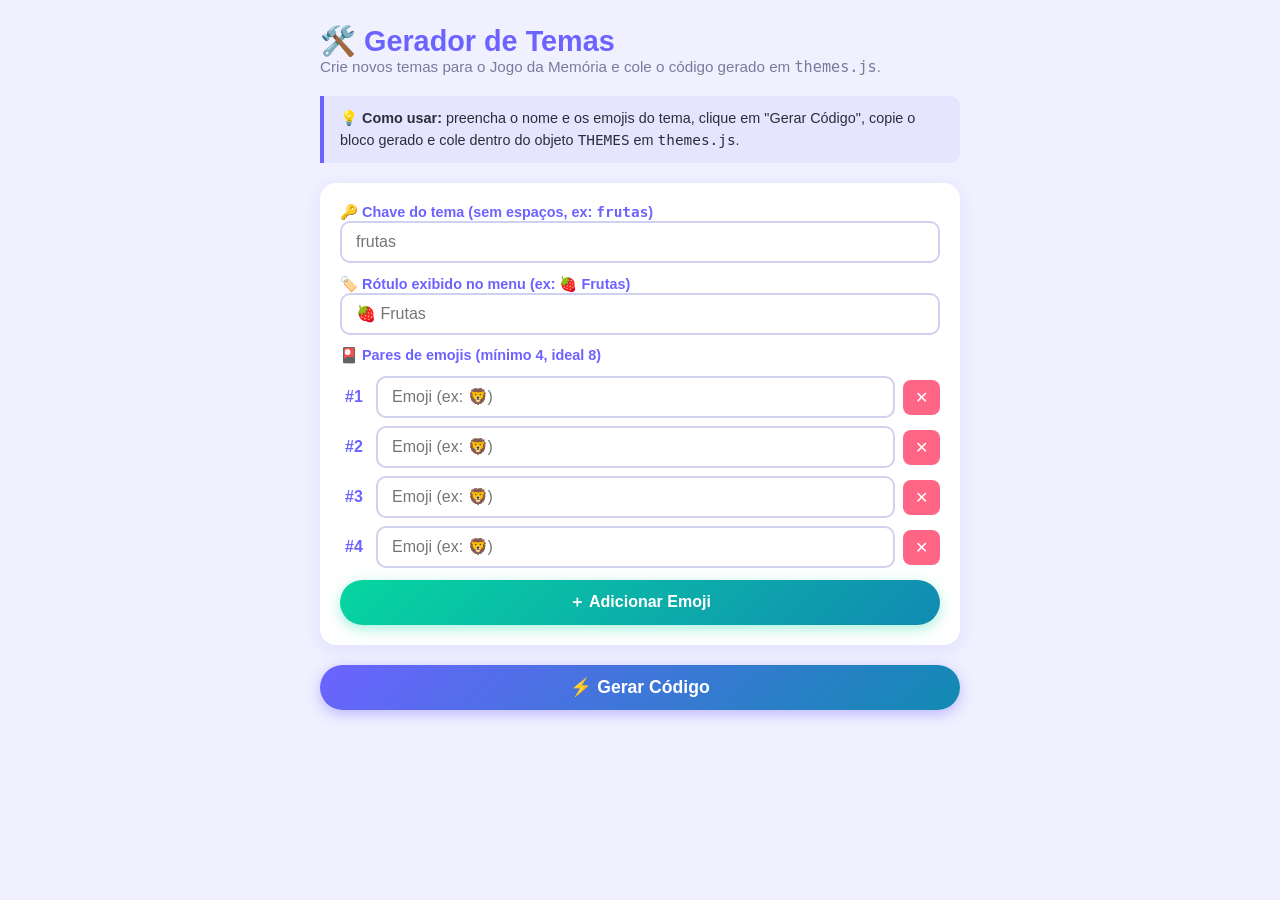
<file: admin.html>
<!DOCTYPE html>
<html lang="pt-BR">
<head>
  <meta charset="UTF-8" />
  <meta name="viewport" content="width=device-width, initial-scale=1.0" />
  <title>Admin — Gerador de Temas</title>
  <style>
    *, *::before, *::after { box-sizing: border-box; margin: 0; padding: 0; }
    body {
      font-family: 'Segoe UI', sans-serif;
      background: #f0f0ff;
      color: #2d2d3a;
      padding: 24px 16px;
      min-height: 100vh;
    }
    .container {
      max-width: 640px;
      margin: 0 auto;
      display: flex;
      flex-direction: column;
      gap: 20px;
    }
    h1 { font-size: 1.8rem; color: #6c63ff; }
    p.desc { color: #7a7a9d; font-size: 0.95rem; }
    .card {
      background: #fff;
      border-radius: 16px;
      padding: 20px;
      box-shadow: 0 4px 16px rgba(108,99,255,0.12);
      display: flex;
      flex-direction: column;
      gap: 12px;
    }
    label { font-weight: 700; font-size: 0.9rem; color: #6c63ff; }
    input[type="text"] {
      width: 100%;
      padding: 10px 14px;
      border: 2px solid #d0d0f0;
      border-radius: 10px;
      font-size: 1rem;
      outline: none;
      transition: border-color 0.2s;
    }
    input[type="text"]:focus { border-color: #6c63ff; }
    .pair-row {
      display: flex;
      gap: 8px;
      align-items: center;
    }
    .pair-row input { flex: 1; }
    .btn-remove {
      background: #ff6584;
      color: #fff;
      border: none;
      border-radius: 8px;
      padding: 8px 12px;
      cursor: pointer;
      font-size: 1rem;
      flex-shrink: 0;
    }
    .btn-remove:hover { background: #e0304f; }
    .btn {
      padding: 12px 20px;
      border: none;
      border-radius: 50px;
      font-size: 1rem;
      font-weight: 700;
      cursor: pointer;
      transition: transform 0.15s, box-shadow 0.15s;
    }
    .btn:active { transform: scale(0.95); }
    .btn-add {
      background: linear-gradient(135deg, #06d6a0, #118ab2);
      color: #fff;
      box-shadow: 0 4px 14px rgba(6,214,160,0.35);
    }
    .btn-gen {
      background: linear-gradient(135deg, #6c63ff, #118ab2);
      color: #fff;
      box-shadow: 0 4px 14px rgba(108,99,255,0.4);
      font-size: 1.1rem;
    }
    .output-block {
      background: #1e1e2e;
      color: #cdd6f4;
      border-radius: 12px;
      padding: 16px;
      font-family: 'Courier New', monospace;
      font-size: 0.88rem;
      white-space: pre;
      overflow-x: auto;
      line-height: 1.6;
    }
    .btn-copy-output {
      background: #ffd166;
      color: #2d2d3a;
      align-self: flex-start;
    }
    .hint {
      background: rgba(108,99,255,0.08);
      border-left: 4px solid #6c63ff;
      padding: 12px 16px;
      border-radius: 0 10px 10px 0;
      font-size: 0.9rem;
      color: #2d2d3a;
      line-height: 1.5;
    }
    #pairs-container { display: flex; flex-direction: column; gap: 8px; }
  </style>
</head>
<body>
  <div class="container">

    <div>
      <h1>🛠️ Gerador de Temas</h1>
      <p class="desc">Crie novos temas para o Jogo da Memória e cole o código gerado em <code>themes.js</code>.</p>
    </div>

    <div class="hint">
      💡 <strong>Como usar:</strong> preencha o nome e os emojis do tema, clique em "Gerar Código",
      copie o bloco gerado e cole dentro do objeto <code>THEMES</code> em <code>themes.js</code>.
    </div>

    <div class="card">
      <div>
        <label>🔑 Chave do tema (sem espaços, ex: <code>frutas</code>)</label>
        <input type="text" id="theme-key" placeholder="frutas" maxlength="30"
               pattern="[a-z0-9_]+" autocomplete="off" autocapitalize="none" />
      </div>
      <div>
        <label>🏷️ Rótulo exibido no menu (ex: 🍓 Frutas)</label>
        <input type="text" id="theme-label" placeholder="🍓 Frutas" autocomplete="off" />
      </div>

      <label>🎴 Pares de emojis (mínimo 4, ideal 8)</label>
      <div id="pairs-container"></div>

      <button class="btn btn-add" id="btn-add-pair">＋ Adicionar Emoji</button>
    </div>

    <button class="btn btn-gen" id="btn-generate">⚡ Gerar Código</button>

    <div class="card" id="output-section" style="display:none;">
      <label>📋 Código gerado — cole dentro de <code>THEMES</code> em themes.js:</label>
      <pre class="output-block" id="output-code"></pre>
      <button class="btn btn-copy-output" id="btn-copy-output">📋 Copiar</button>
      <p id="copy-ok" style="color:#06d6a0;font-weight:700;min-height:1.2em;"></p>
    </div>

  </div>
  <script src="admin.js"></script>
</body>
</html>
</file>
